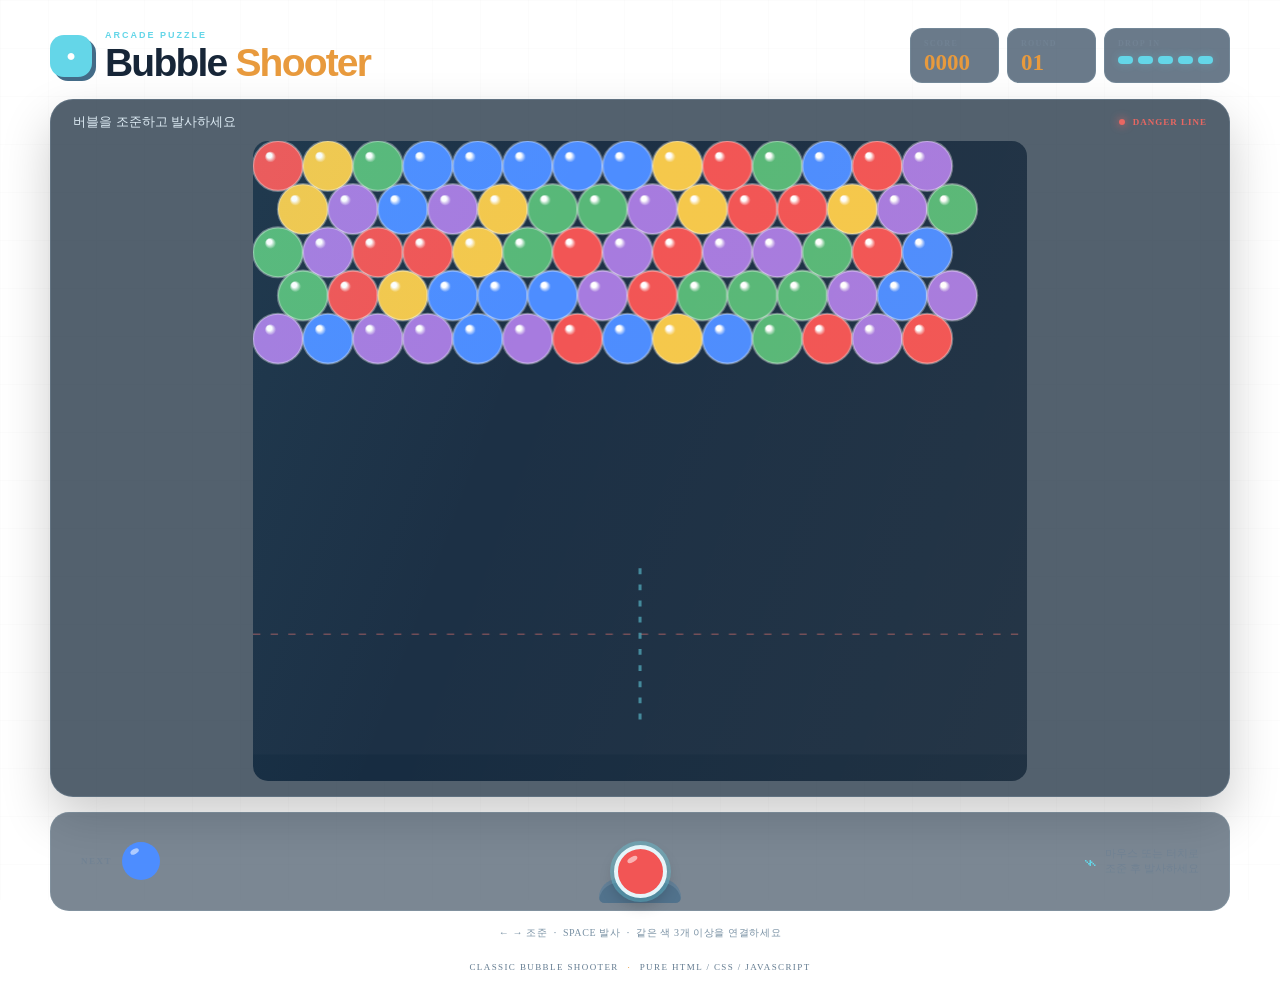
<file: index.html>
<!DOCTYPE html>
<html lang="ko">
<head>
  <meta charset="UTF-8">
  <meta name="viewport" content="width=device-width, initial-scale=1.0">
  <meta name="description" content="같은 색 버블을 3개 이상 연결해 제거하는 클래식 버블 슈터 게임">
  <title>Classic Bubble Shooter</title>
  <link rel="stylesheet" href="style.css">
  <script src="script.js" defer></script>
</head>
<body>
  <main class="game-wrap">
    <header class="topbar">
      <div class="brand"><span class="brand-icon">●</span><div><p class="eyebrow">ARCADE PUZZLE</p><h1>Bubble <em>Shooter</em></h1></div></div>
      <div class="hud">
        <div class="hud-item"><span>SCORE</span><strong id="score">0000</strong></div>
        <div class="hud-item"><span>ROUND</span><strong id="round">01</strong></div>
        <div class="hud-item penalty-item"><span>DROP IN</span><div id="penalties" class="penalties" aria-label="다음 행 추가까지 남은 실패 횟수"></div></div>
      </div>
    </header>

    <section class="game-panel" aria-label="Bubble Shooter 게임">
      <div class="panel-topline"><p id="message" role="status" aria-live="polite">버블을 조준하고 발사하세요</p><div class="danger-label"><span class="danger-dot"></span> DANGER LINE</div></div>
      <div class="canvas-frame"><canvas id="game-canvas" tabindex="0" aria-label="버블 슈터 게임 보드"></canvas><div class="overlay" id="overlay" hidden><p class="overlay-kicker" id="overlay-kicker">GAME OVER</p><h2 id="overlay-title">버블이 너무 내려왔어요</h2><p id="overlay-score"></p><div class="overlay-actions"><button id="primary-action" type="button">다시 시작</button><button id="save-action" class="secondary-button" type="button" hidden>점수 저장</button></div></div></div>
    </section>

    <section class="shooter-bar" aria-label="발사대와 다음 버블">
      <div class="next-bubble"><span>NEXT</span><div id="next-preview" class="preview-bubble"></div></div>
      <div class="shooter-instruction"><span class="guide-icon">⌁</span><span>마우스 또는 터치로<br>조준 후 발사하세요</span></div>
      <div class="shooter-area"><div id="current-preview" class="current-bubble"></div><div class="shooter-base"></div></div>
    </section>
    <p class="keyboard-hint">← → 조준 &nbsp;·&nbsp; SPACE 발사 &nbsp;·&nbsp; 같은 색 3개 이상을 연결하세요</p>
  </main>
  <footer>CLASSIC BUBBLE SHOOTER <span>·</span> PURE HTML / CSS / JAVASCRIPT</footer>
</body>
</html>
</file>
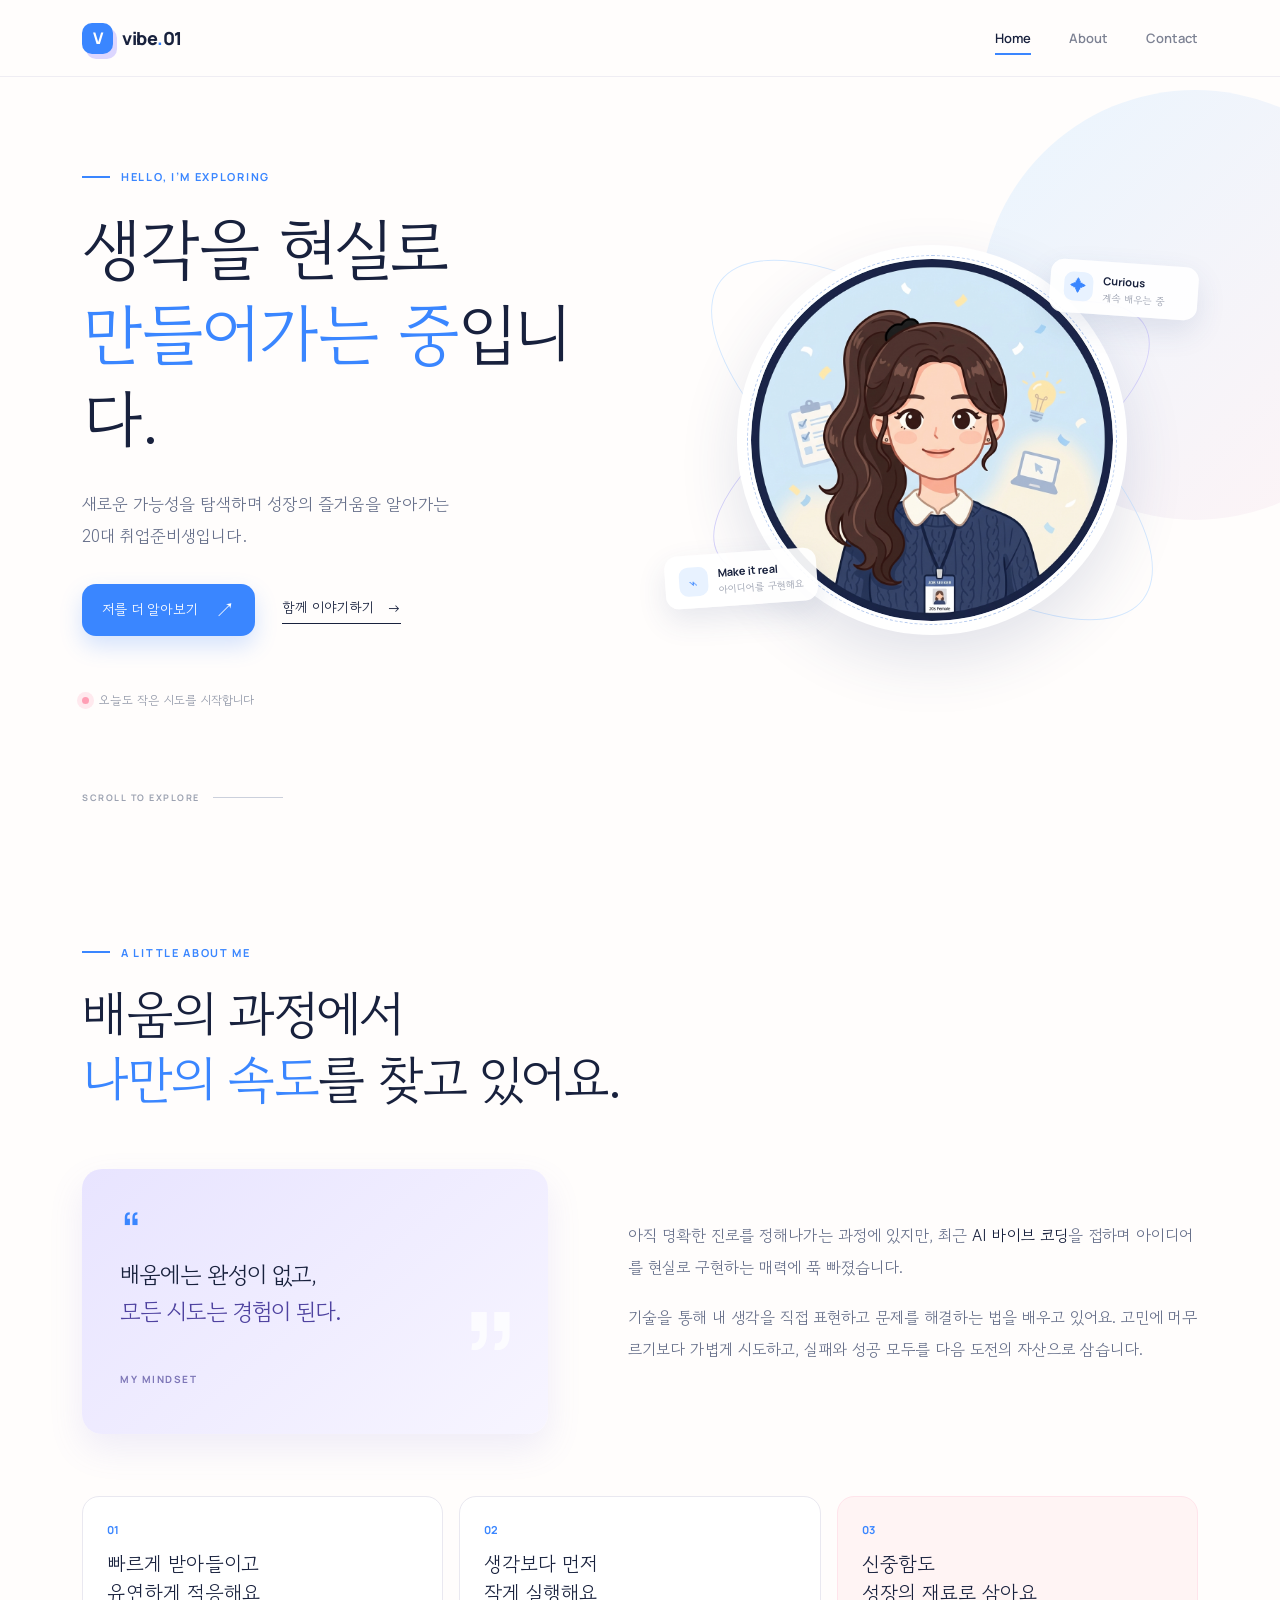
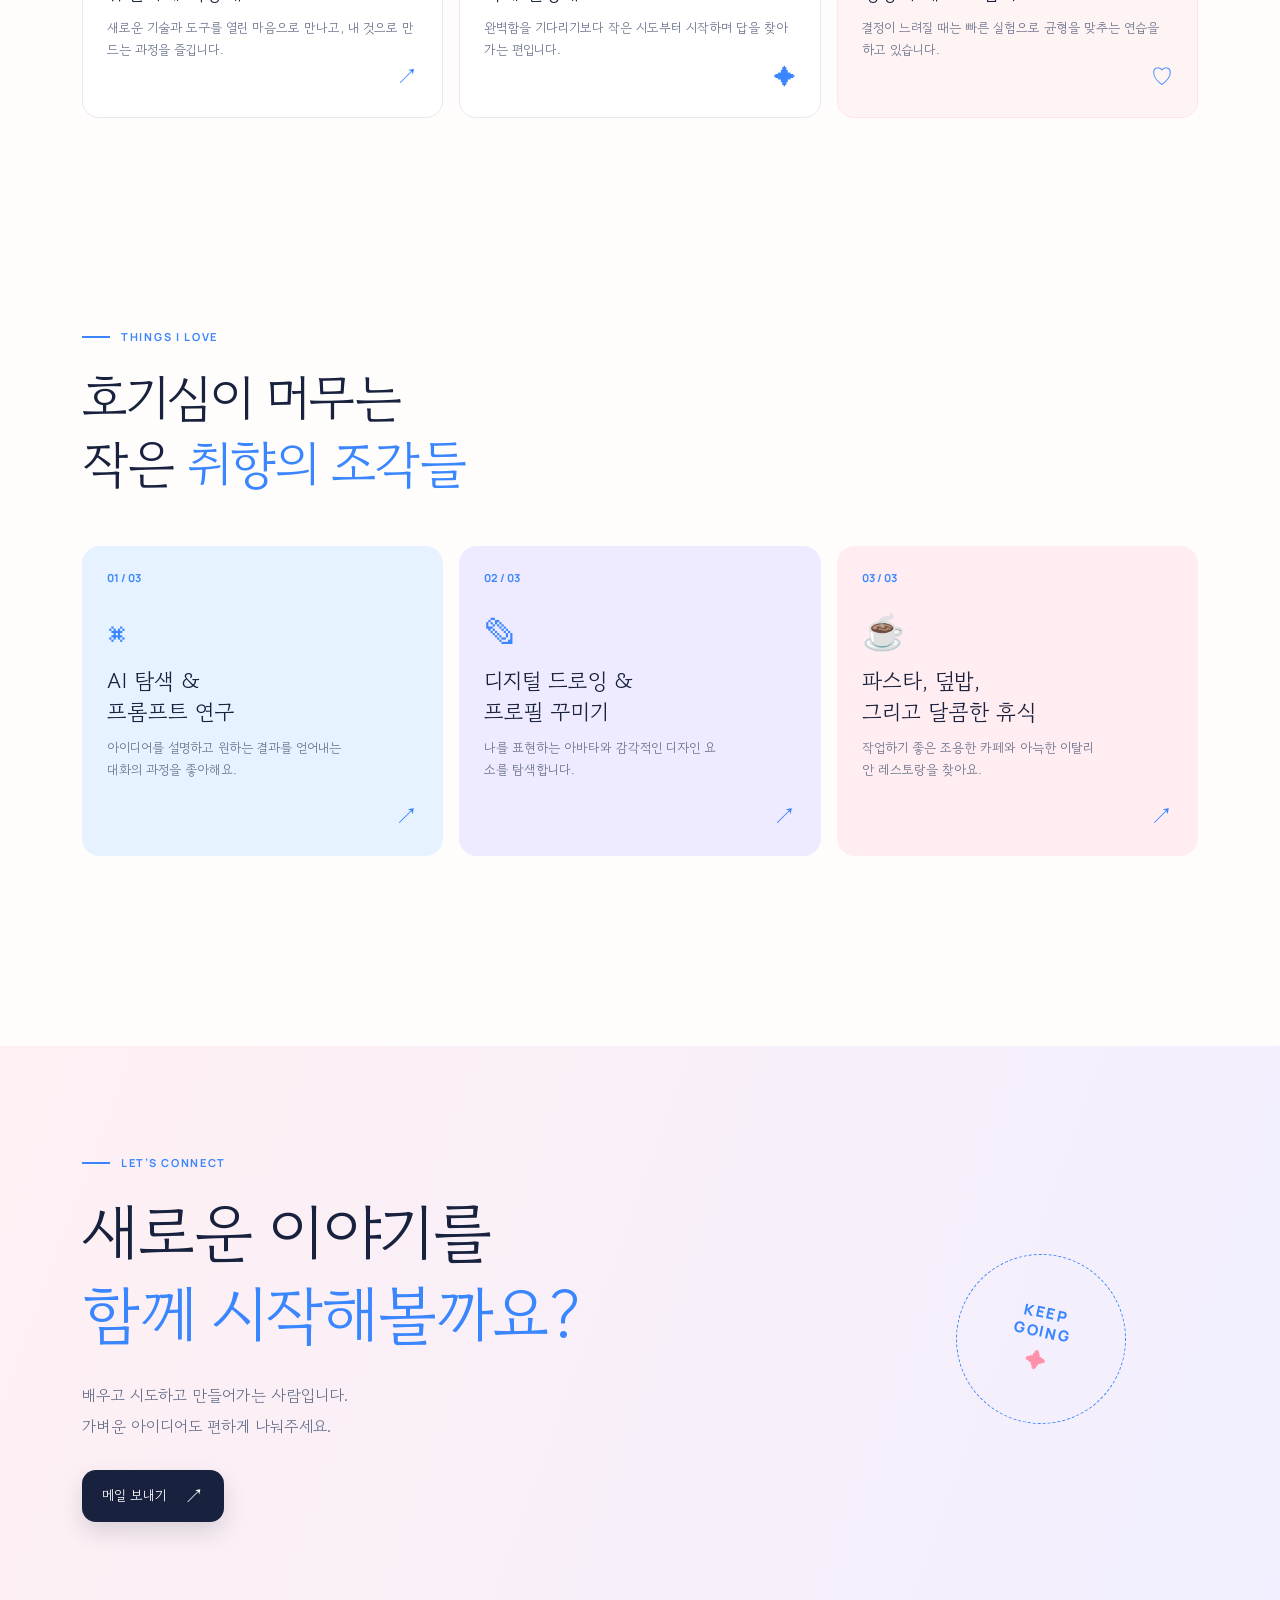
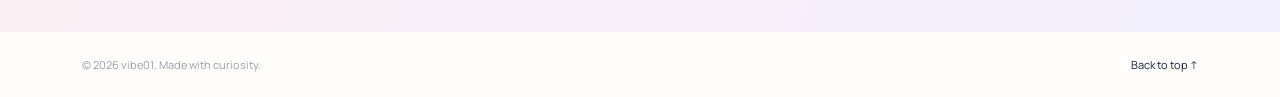
<file: vibe01/index.html>
<!DOCTYPE html>
<html lang="ko">
<head>
  <meta charset="UTF-8">
  <meta name="viewport" content="width=device-width, initial-scale=1.0">
  <meta name="description" content="새로운 가능성을 탐색하며 성장하는 취업준비생의 자기소개 프로필">
  <title>Profile | 새로운 가능성을 탐색하는 사람</title>
  <link rel="preconnect" href="https://fonts.googleapis.com">
  <link rel="preconnect" href="https://fonts.gstatic.com" crossorigin>
  <link href="https://fonts.googleapis.com/css2?family=Gowun+Dodum&family=Manrope:wght@400;500;600;700;800&display=swap" rel="stylesheet">
  <link rel="stylesheet" href="style.css">
  <script src="script.js" defer></script>
</head>
<body>
  <header class="site-header">
    <div class="nav-wrap">
      <a class="brand" href="#home" aria-label="홈으로 이동"><span class="brand-mark">V</span><span>vibe<span class="brand-dot">.</span>01</span></a>
      <button class="menu-toggle" type="button" aria-label="메뉴 열기" aria-expanded="false"><span></span><span></span></button>
      <nav class="site-nav" aria-label="주요 메뉴">
        <a class="nav-link active" href="#home">Home</a>
        <a class="nav-link" href="#about">About</a>
        <a class="nav-link" href="#contact">Contact</a>
      </nav>
    </div>
  </header>

  <main>
    <section class="hero section" id="home">
      <div class="hero-copy reveal">
        <p class="eyebrow"><span class="eyebrow-line"></span>HELLO, I’M EXPLORING</p>
        <h1>생각을 현실로<br><em>만들어가는 중</em>입니다.</h1>
        <p class="hero-description">새로운 가능성을 탐색하며 성장의 즐거움을 알아가는<br class="desktop-break"> 20대 취업준비생입니다.</p>
        <div class="hero-actions">
          <a class="button button-primary" href="#about">저를 더 알아보기 <span aria-hidden="true">↗</span></a>
          <a class="text-link" href="#contact">함께 이야기하기 <span aria-hidden="true">→</span></a>
        </div>
        <div class="hero-note"><span class="note-dot"></span><span>오늘도 작은 시도를 시작합니다</span></div>
      </div>
      <div class="hero-visual reveal reveal-delay">
        <div class="orbit orbit-one"></div><div class="orbit orbit-two"></div>
        <div class="image-frame"><img src="images/profile.png" alt="아이디어와 노트북을 배경으로 한 프로필 일러스트"></div>
        <div class="floating-card card-top"><span class="card-icon">✦</span><span><strong>Curious</strong><small>계속 배우는 중</small></span></div>
        <div class="floating-card card-bottom"><span class="card-icon">⌁</span><span><strong>Make it real</strong><small>아이디어를 구현해요</small></span></div>
      </div>
      <div class="scroll-cue" aria-hidden="true"><span>SCROLL TO EXPLORE</span><span class="scroll-line"></span></div>
    </section>

    <section class="about section" id="about">
      <div class="section-heading reveal"><p class="eyebrow"><span class="eyebrow-line"></span>A LITTLE ABOUT ME</p><h2>배움의 과정에서<br><em>나만의 속도</em>를 찾고 있어요.</h2></div>
      <div class="about-grid">
        <article class="intro-card reveal"><span class="quote-mark">“</span><p>배움에는 완성이 없고,<br><strong>모든 시도는 경험이 된다.</strong></p><span class="card-label">MY MINDSET</span></article>
        <div class="about-text reveal reveal-delay"><p>아직 명확한 진로를 정해나가는 과정에 있지만, 최근 <strong>AI 바이브 코딩</strong>을 접하며 아이디어를 현실로 구현하는 매력에 푹 빠졌습니다.</p><p>기술을 통해 내 생각을 직접 표현하고 문제를 해결하는 법을 배우고 있어요. 고민에 머무르기보다 가볍게 시도하고, 실패와 성공 모두를 다음 도전의 자산으로 삼습니다.</p></div>
      </div>
      <div class="traits-grid">
        <article class="trait-card reveal"><span class="trait-number">01</span><div><h3>빠르게 받아들이고<br>유연하게 적응해요</h3><p>새로운 기술과 도구를 열린 마음으로 만나고, 내 것으로 만드는 과정을 즐깁니다.</p></div><span class="trait-symbol">↗</span></article>
        <article class="trait-card reveal reveal-delay"><span class="trait-number">02</span><div><h3>생각보다 먼저<br>작게 실행해요</h3><p>완벽함을 기다리기보다 작은 시도부터 시작하며 답을 찾아가는 편입니다.</p></div><span class="trait-symbol">✦</span></article>
        <article class="trait-card trait-card-pink reveal reveal-delay-2"><span class="trait-number">03</span><div><h3>신중함도<br>성장의 재료로 삼아요</h3><p>결정이 느려질 때는 빠른 실험으로 균형을 맞추는 연습을 하고 있습니다.</p></div><span class="trait-symbol">♡</span></article>
      </div>
    </section>

    <section class="interests section" id="interests">
      <div class="section-heading reveal"><p class="eyebrow"><span class="eyebrow-line"></span>THINGS I LOVE</p><h2>호기심이 머무는<br>작은 <em>취향의 조각들</em></h2></div>
      <div class="interest-grid">
        <article class="interest-card interest-blue reveal"><span class="interest-index">01 / 03</span><span class="interest-icon">⌘</span><h3>AI 탐색 &<br>프롬프트 연구</h3><p>아이디어를 설명하고 원하는 결과를 얻어내는 대화의 과정을 좋아해요.</p><span class="interest-arrow">↗</span></article>
        <article class="interest-card interest-lilac reveal reveal-delay"><span class="interest-index">02 / 03</span><span class="interest-icon">✎</span><h3>디지털 드로잉 &<br>프로필 꾸미기</h3><p>나를 표현하는 아바타와 감각적인 디자인 요소를 탐색합니다.</p><span class="interest-arrow">↗</span></article>
        <article class="interest-card interest-pink reveal reveal-delay-2"><span class="interest-index">03 / 03</span><span class="interest-icon">☕</span><h3>파스타, 덮밥,<br>그리고 달콤한 휴식</h3><p>작업하기 좋은 조용한 카페와 아늑한 이탈리안 레스토랑을 찾아요.</p><span class="interest-arrow">↗</span></article>
      </div>
    </section>

    <section class="contact section" id="contact">
      <div class="contact-inner reveal"><p class="eyebrow"><span class="eyebrow-line"></span>LET’S CONNECT</p><h2>새로운 이야기를<br><em>함께 시작해볼까요?</em></h2><p>배우고 시도하고 만들어가는 사람입니다.<br>가벼운 아이디어도 편하게 나눠주세요.</p><a class="button button-dark" href="mailto:hello@example.com">메일 보내기 <span aria-hidden="true">↗</span></a></div>
      <div class="contact-stamp" aria-hidden="true">KEEP<br>GOING<span>✦</span></div>
    </section>
  </main>

  <footer class="site-footer"><span>© <span id="year"></span> vibe01. Made with curiosity.</span><a href="#home">Back to top ↑</a></footer>
</body>
</html>
</file>
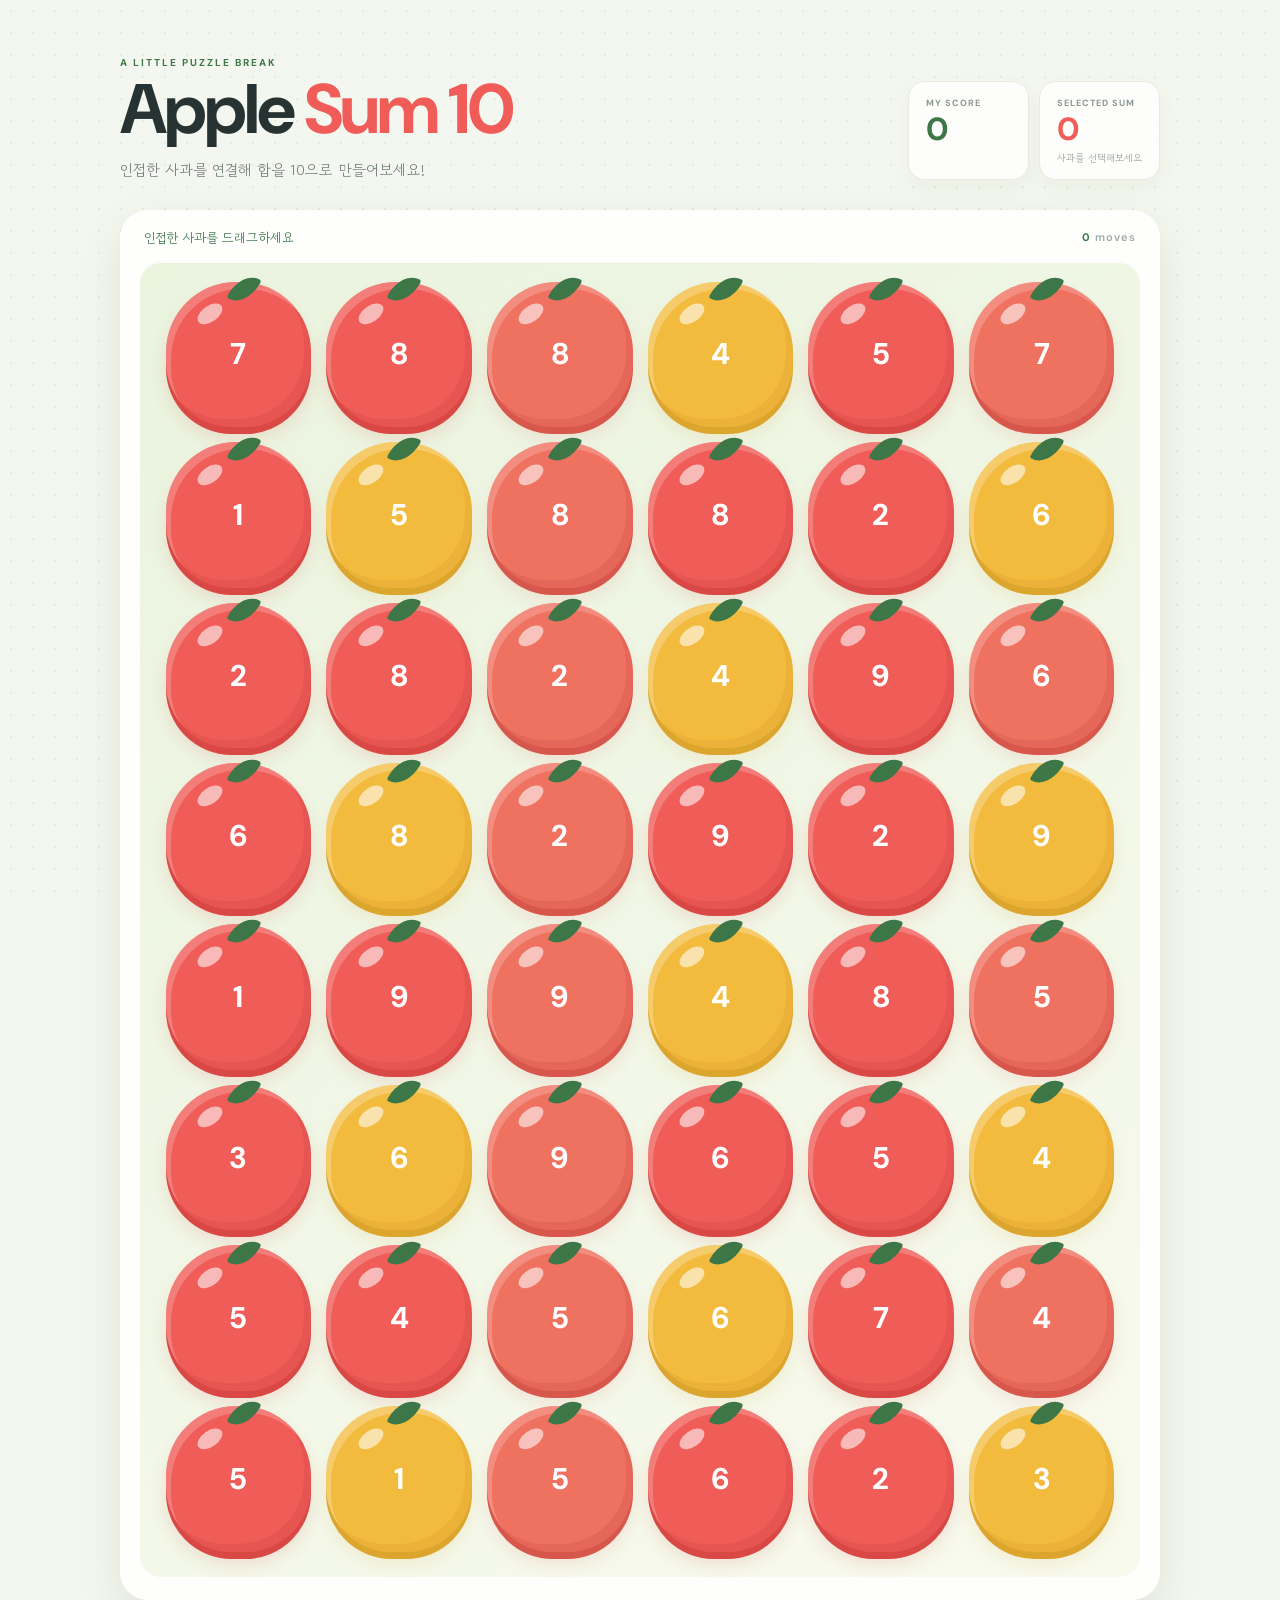
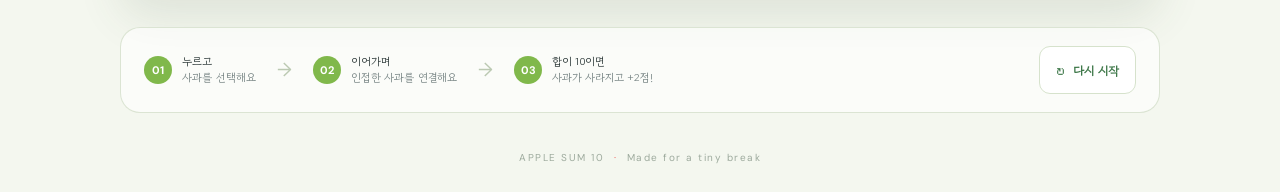
<file: vibe02/index.html>
<!DOCTYPE html>
<html lang="ko">
<head>
  <meta charset="UTF-8">
  <meta name="viewport" content="width=device-width, initial-scale=1.0">
  <meta name="description" content="인접한 사과 숫자를 연결해 합이 10이 되도록 만드는 퍼즐 게임">
  <title>Apple Sum 10</title>
  <link rel="stylesheet" href="style.css">
  <script src="script.js" defer></script>
</head>
<body>
  <main class="game-shell">
    <header class="game-header">
      <div class="title-block">
        <p class="kicker">A LITTLE PUZZLE BREAK</p>
        <h1>Apple <span>Sum 10</span></h1>
        <p class="subtitle">인접한 사과를 연결해 합을 10으로 만들어보세요!</p>
      </div>
      <div class="score-panel" aria-label="게임 점수 정보">
        <div class="score-box"><span>MY SCORE</span><strong id="score">0</strong></div>
        <div class="score-box current-box"><span>SELECTED SUM</span><strong id="selected-sum">0</strong><small id="selection-label">사과를 선택해보세요</small></div>
      </div>
    </header>

    <section class="game-card" aria-label="사과 숫자 퍼즐">
      <div class="game-topline"><span id="status-message" role="status" aria-live="polite">인접한 사과를 드래그하세요</span><span class="board-count"><b id="move-count">0</b> moves</span></div>
      <div id="board" class="board" role="grid" aria-label="8행 6열 사과 게임판"></div>
    </section>

    <section class="instructions" aria-label="게임 방법">
      <div class="instruction"><span class="instruction-number">01</span><p><strong>누르고</strong><br>사과를 선택해요</p></div>
      <div class="instruction-arrow" aria-hidden="true">→</div>
      <div class="instruction"><span class="instruction-number">02</span><p><strong>이어가며</strong><br>인접한 사과를 연결해요</p></div>
      <div class="instruction-arrow" aria-hidden="true">→</div>
      <div class="instruction"><span class="instruction-number">03</span><p><strong>합이 10이면</strong><br>사과가 사라지고 +2점!</p></div>
      <button id="restart-button" class="restart-button" type="button"><span aria-hidden="true">↻</span> 다시 시작</button>
    </section>
  </main>
  <footer>APPLE SUM 10 <span>·</span> Made for a tiny break</footer>
</body>
</html>
</file>
<file: style.css>
:root { --bg: #ffffff; --panel: #22364b; --panel-light: #2b4259; --ink: #172638; --muted: #718293; --cyan: #64d6e8; --orange: #e89a3d; --danger: #e96762; }
* { box-sizing: border-box; } html { overflow-x: clip; } body { min-width: 320px; margin: 0; color: var(--ink); background: #ffffff; font-family: 'Gowun Dodum', sans-serif; } body::after { position: fixed; z-index: -1; inset: 0; content: ''; opacity: .35; background-image: linear-gradient(rgba(23,38,56,.035) 1px, transparent 1px), linear-gradient(90deg, rgba(23,38,56,.035) 1px, transparent 1px); background-size: 48px 48px; }
.game-wrap { width: min(1180px, calc(100% - 56px)); margin: auto; padding: 28px 0 22px; }.topbar { display: flex; align-items: center; justify-content: space-between; gap: 20px; margin-bottom: 16px; }.brand { display: flex; align-items: center; gap: 13px; }.brand-icon { width: 42px; height: 42px; display: grid; place-items: center; border-radius: 14px; color: var(--bg); background: var(--cyan); font-size: 16px; box-shadow: 4px 4px 0 #436b87; }.eyebrow { margin: 0 0 3px; color: var(--cyan); font: 700 9px 'DM Sans', sans-serif; letter-spacing: 2px; }.brand h1 { margin: 0; font: 800 clamp(27px, 4vw, 39px)/1 'DM Sans', sans-serif; letter-spacing: -1.8px; }.brand h1 em { color: var(--orange); font-style: normal; }.hud { display: flex; gap: 8px; }.hud-item { min-width: 89px; padding: 10px 13px 8px; border: 1px solid rgba(163,197,218,.16); border-radius: 12px; background: rgba(43,66,89,.7); }.hud-item span { display: block; color: var(--muted); font: 700 8px 'DM Sans'; letter-spacing: 1.3px; }.hud-item strong { display: block; margin-top: 3px; color: var(--orange); font: 700 23px/1 'DM Sans'; }.penalty-item { min-width: 126px; }.penalties { display: flex; gap: 5px; margin-top: 8px; }.penalty { width: 15px; height: 8px; border-radius: 5px; background: var(--cyan); box-shadow: 0 0 8px rgba(100,214,232,.3); }.penalty.empty { background: #52687a; box-shadow: none; }
.game-panel { padding: 13px 13px 15px; border: 1px solid rgba(165,201,221,.16); border-radius: 23px; background: rgba(26,44,62,.75); box-shadow: 0 22px 50px rgba(0,0,0,.2); }.panel-topline { display: flex; justify-content: space-between; align-items: center; padding: 0 9px 10px; }.panel-topline p { margin: 0; color: #dceaf3; font-size: 13px; }.danger-label { color: var(--danger); font: 700 9px 'DM Sans'; letter-spacing: 1px; }.danger-dot { display: inline-block; width: 6px; height: 6px; margin-right: 4px; border-radius: 50%; background: var(--danger); box-shadow: 0 0 8px var(--danger); }.canvas-frame { position: relative; width: min(100%, calc((100vh - 260px) * 1.208)); aspect-ratio: 527 / 436; margin: 0 auto; overflow: hidden; border-radius: 15px; background: #172c41; }.canvas-frame::before { position: absolute; inset: 0; content: ''; pointer-events: none; background: linear-gradient(110deg, rgba(100,214,232,.06), transparent 35%, rgba(255,189,103,.04)); }.canvas-frame canvas { display: block; width: 100%; height: 100%; outline: none; cursor: crosshair; touch-action: none; }.canvas-frame canvas:focus { box-shadow: inset 0 0 0 2px var(--cyan); }.overlay { position: absolute; inset: 0; display: grid; align-content: center; justify-items: center; padding: 20px; text-align: center; background: rgba(16, 30, 45, .89); backdrop-filter: blur(5px); }.overlay[hidden] { display: none; }.overlay-kicker { margin: 0 0 8px; color: var(--orange); font: 700 11px 'DM Sans'; letter-spacing: 2px; }.overlay h2 { margin: 0; font-size: 27px; font-weight: 400; }.overlay p:not(.overlay-kicker) { margin: 8px 0 18px; color: var(--muted); font-size: 14px; }.overlay-actions { display: flex; gap: 9px; }.overlay button { padding: 11px 19px; border: 0; border-radius: 10px; color: #172638; background: var(--cyan); font: 700 13px 'Gowun Dodum'; cursor: pointer; transition: transform .2s, filter .2s; }.overlay button:hover { transform: translateY(-2px); filter: brightness(1.08); }.overlay button.secondary-button { color: var(--ink); background: #415a70; }
.shooter-bar { position: relative; min-height: 99px; display: flex; align-items: center; justify-content: space-between; margin: 15px auto 0; padding: 10px 30px; border: 1px solid rgba(165,201,221,.14); border-radius: 19px; background: rgba(35,55,75,.6); }.next-bubble { display: flex; align-items: center; gap: 10px; }.next-bubble > span { color: var(--muted); font: 700 9px 'DM Sans'; letter-spacing: 1.5px; }.preview-bubble, .current-bubble { position: relative; border-radius: 50%; }.preview-bubble { width: 38px; height: 38px; }.current-bubble { width: 53px; height: 53px; z-index: 1; border: 4px solid #e5f5fa; box-shadow: 0 0 0 4px rgba(100,214,232,.33), 0 7px 15px rgba(0,0,0,.2); }.preview-bubble::before, .current-bubble::before { position: absolute; top: 18%; left: 21%; width: 24%; height: 12%; content: ''; border-radius: 50%; background: rgba(255,255,255,.55); transform: rotate(-30deg); }.shooter-area { position: absolute; left: 50%; bottom: 12px; display: grid; place-items: center; width: 82px; transform: translateX(-50%); }.shooter-base { position: absolute; bottom: -5px; width: 82px; height: 24px; border-radius: 40px 40px 12px 12px; background: #51728c; box-shadow: inset 0 4px 0 rgba(255,255,255,.1); }.shooter-instruction { display: flex; align-items: center; gap: 8px; color: var(--muted); font-size: 11px; line-height: 1.4; }.guide-icon { color: var(--cyan); font: 24px 'DM Sans'; }.keyboard-hint { margin: 15px 0 0; color: #7890a3; text-align: center; font: 10px 'DM Sans'; letter-spacing: .6px; }footer { padding: 0 0 23px; color: #637b90; text-align: center; font: 9px 'DM Sans'; letter-spacing: 1.4px; }footer span { color: var(--orange); margin: 0 5px; }
@media (max-width: 650px) { .game-wrap { width: calc(100% - 20px); padding-top: 21px; }.topbar { display: block; }.hud { margin-top: 16px; }.hud-item { flex: 1; min-width: 0; }.penalty-item { min-width: 104px; }.panel-topline p { font-size: 11px; }.danger-label { font-size: 8px; }.game-panel { padding: 9px 8px 10px; border-radius: 18px; }.canvas-frame { width: 100%; }.shooter-bar { padding: 10px 14px; }.shooter-instruction { font-size: 9px; }.keyboard-hint { font-size: 9px; }.preview-bubble { width: 32px; height: 32px; }.current-bubble { width: 45px; height: 45px; } }
@media (prefers-reduced-motion: reduce) { *, *::before, *::after { animation-duration: .01ms !important; transition-duration: .01ms !important; } }
</file>
<file: vibe01/style.css>
@import url('https://fonts.googleapis.com/css2?family=Gowun+Dodum&family=Manrope:wght@400;500;600;700;800&display=swap');

:root { --blue: #3A86FF; --ink: #18213d; --muted: #68718b; --lilac: #BDB2FF; --pink: #FFD6E0; --blush: #FFF4F4; --paper: #fffdfc; --line: #e9e8f0; }
* { box-sizing: border-box; }
html { scroll-behavior: smooth; overflow-x: clip; }
body { margin: 0; color: var(--ink); background: var(--paper); font-family: 'Gowun Dodum', sans-serif; font-size: 16px; line-height: 1.7; overflow-x: hidden; }
a { color: inherit; text-decoration: none; }
.site-header { position: fixed; z-index: 10; top: 0; width: 100%; background: rgba(255, 253, 252, .82); border-bottom: 1px solid rgba(232, 231, 239, .7); backdrop-filter: blur(16px); }
.nav-wrap { max-width: 1180px; height: 76px; margin: auto; padding: 0 32px; display: flex; align-items: center; justify-content: space-between; }
.brand { display: flex; gap: 9px; align-items: center; font: 800 18px/1 'Manrope', sans-serif; letter-spacing: -.5px; }
.brand-mark { width: 31px; height: 31px; display: grid; place-items: center; border-radius: 10px; color: #fff; background: var(--blue); font-size: 16px; box-shadow: 4px 5px 0 #dcd6ff; }
.brand-dot { color: var(--blue); }.site-nav { display: flex; gap: 38px; font: 600 13px 'Manrope', sans-serif; }.nav-link { position: relative; padding: 8px 0; color: #7d8293; transition: color .25s ease; }.nav-link::after { position: absolute; content: ''; left: 0; bottom: 0; width: 0; height: 2px; background: var(--blue); transition: width .25s ease; }.nav-link:hover, .nav-link.active { color: var(--ink); }.nav-link.active::after { width: 100%; }
.menu-toggle { display: none; border: 0; background: none; }
.section { max-width: 1180px; margin: auto; padding: 120px 32px; }.hero { min-height: 760px; padding-top: 170px; display: grid; grid-template-columns: 1fr 1fr; align-items: center; gap: 50px; position: relative; }.hero::before { content: ''; position: absolute; z-index: -1; width: 430px; height: 430px; top: 90px; right: -180px; border-radius: 50%; background: linear-gradient(135deg, #e4f3ff, #fff1f3); opacity: .8; }.eyebrow { display: flex; align-items: center; gap: 11px; margin: 0 0 22px; color: var(--blue); font: 700 11px/1.2 'Manrope', sans-serif; letter-spacing: 1.7px; }.eyebrow-line { width: 28px; height: 2px; background: var(--blue); }.hero h1, h2 { margin: 0; font-weight: 400; letter-spacing: -2.5px; line-height: 1.28; }.hero h1 { font-size: clamp(42px, 5.2vw, 72px); }.hero h1 em, h2 em { color: var(--blue); font-style: normal; }.hero-description { margin: 27px 0 32px; color: var(--muted); font-size: 17px; line-height: 1.9; }.hero-actions { display: flex; gap: 27px; align-items: center; }.button { display: inline-flex; align-items: center; gap: 17px; padding: 14px 20px; border-radius: 14px; font-size: 14px; transition: transform .25s ease, box-shadow .25s ease; }.button:hover { transform: translateY(-3px); }.button-primary { color: #fff; background: var(--blue); box-shadow: 0 10px 22px rgba(58, 134, 255, .22); }.button-primary span, .button-dark span { font: 20px/1 'Manrope', sans-serif; }.text-link { font-size: 14px; border-bottom: 1px solid var(--ink); padding-bottom: 3px; }.text-link span { margin-left: 9px; font-family: 'Manrope', sans-serif; }.hero-note { display: flex; align-items: center; gap: 10px; margin-top: 54px; color: #9298a8; font-size: 12px; }.note-dot { width: 7px; height: 7px; border-radius: 50%; background: #ff9fb5; box-shadow: 0 0 0 5px #ffe9ee; }
.hero-visual { min-height: 480px; position: relative; display: grid; place-items: center; }.image-frame { position: relative; z-index: 1; width: min(390px, 70vw); aspect-ratio: 1; padding: 14px; border-radius: 50%; background: #fff; box-shadow: 0 25px 60px rgba(53, 73, 130, .14); }.image-frame::after { content: ''; position: absolute; inset: 10px; border: 1px dashed #b3c9ee; border-radius: 50%; pointer-events: none; }.image-frame img { width: 100%; height: 100%; display: block; border-radius: 50%; object-fit: cover; }.orbit { position: absolute; border: 1px solid #d7d3fb; border-radius: 50%; transform: rotate(-28deg); }.orbit-one { width: 485px; height: 180px; }.orbit-two { width: 530px; height: 210px; border-color: #d4e8ff; transform: rotate(37deg); }.floating-card { position: absolute; z-index: 2; display: flex; align-items: center; gap: 10px; min-width: 148px; padding: 11px 14px; border-radius: 13px; background: rgba(255,255,255,.92); box-shadow: 0 12px 30px rgba(53, 73, 130, .12); }.card-top { top: 63px; right: 0; transform: rotate(4deg); }.card-bottom { bottom: 75px; left: 0; transform: rotate(-4deg); }.card-icon { display: grid; place-items: center; width: 29px; height: 29px; border-radius: 9px; color: var(--blue); background: #e8f2ff; font-family: 'Manrope'; }.floating-card strong, .floating-card small { display: block; line-height: 1.3; }.floating-card strong { font: 700 11px 'Manrope'; }.floating-card small { margin-top: 3px; color: #9298a8; font-size: 10px; }.scroll-cue { position: absolute; bottom: 27px; left: 32px; display: flex; align-items: center; gap: 13px; color: #9ca2b1; font: 700 9px 'Manrope'; letter-spacing: 1.5px; }.scroll-line { width: 70px; height: 1px; background: #cbd0dc; }
.about { padding-top: 115px; }.section-heading h2 { font-size: clamp(34px, 4vw, 53px); }.about-grid { margin-top: 57px; display: grid; grid-template-columns: .9fr 1.1fr; gap: 80px; align-items: center; }.intro-card { min-height: 265px; padding: 34px 38px; position: relative; overflow: hidden; border-radius: 20px; background: linear-gradient(140deg, #e8e4ff, #f7f5ff); box-shadow: 0 15px 35px rgba(126, 113, 211, .12); }.intro-card::after { content: '”'; position: absolute; right: 24px; bottom: -30px; color: rgba(255,255,255,.75); font: 180px/1 'Manrope'; }.quote-mark { color: var(--blue); font: 60px/1 'Manrope'; }.intro-card p { position: relative; z-index: 1; margin: -7px 0 33px; font-size: 23px; line-height: 1.6; letter-spacing: -1px; }.intro-card strong { color: #4f43a0; font-weight: 400; }.card-label { color: #7d76b7; font: 700 10px 'Manrope'; letter-spacing: 1.5px; }.about-text { color: var(--muted); font-size: 16px; line-height: 2; }.about-text p { margin: 0 0 18px; }.about-text strong { color: var(--ink); font-weight: 400; }.traits-grid { margin-top: 62px; display: grid; grid-template-columns: repeat(3, 1fr); gap: 16px; }.trait-card { min-height: 220px; padding: 25px 24px; display: flex; flex-direction: column; justify-content: space-between; border: 1px solid var(--line); border-radius: 17px; background: #fff; transition: transform .25s, box-shadow .25s; }.trait-card:hover, .interest-card:hover { transform: translateY(-6px); box-shadow: 0 18px 35px rgba(53, 73, 130, .11); }.trait-card-pink { background: var(--blush); border-color: #ffe4eb; }.trait-number, .interest-index { color: var(--blue); font: 700 11px 'Manrope'; }.trait-card h3 { margin: 12px 0 10px; font-size: 20px; font-weight: 400; line-height: 1.45; }.trait-card p { margin: 0; color: var(--muted); font-size: 13px; line-height: 1.7; }.trait-symbol { align-self: flex-end; color: var(--blue); font: 22px 'Manrope'; }
.interests { padding-top: 92px; }.interest-grid { margin-top: 50px; display: grid; grid-template-columns: repeat(3, 1fr); gap: 16px; }.interest-card { min-height: 310px; padding: 24px 25px; display: flex; flex-direction: column; border-radius: 18px; transition: transform .25s, box-shadow .25s; }.interest-blue { background: #e6f2ff; }.interest-lilac { background: #eeeaff; }.interest-pink { background: #ffedf1; }.interest-icon { margin-top: 29px; color: var(--blue); font: 35px/1 'Manrope'; }.interest-card h3 { margin: 16px 0 10px; font-size: 22px; font-weight: 400; line-height: 1.4; }.interest-card p { max-width: 240px; margin: 0; color: #68718b; font-size: 13px; line-height: 1.7; }.interest-arrow { margin-top: auto; align-self: flex-end; color: var(--blue); font: 23px 'Manrope'; }
.contact { max-width: 100%; margin-top: 70px; padding: 110px max(32px, calc((100% - 1116px) / 2)); position: relative; overflow: hidden; background: linear-gradient(110deg, #fff0f3 0%, #f1efff 100%); }.contact-inner { position: relative; z-index: 1; }.contact h2 { font-size: clamp(38px, 5vw, 64px); }.contact-inner > p:not(.eyebrow) { margin: 25px 0 29px; color: var(--muted); line-height: 1.9; }.button-dark { color: #fff; background: var(--ink); box-shadow: 0 10px 22px rgba(24, 33, 61, .15); }.contact-stamp { position: absolute; right: 12%; top: 50%; transform: translateY(-50%) rotate(12deg); width: 170px; height: 170px; display: grid; place-content: center; border: 1px dashed var(--blue); border-radius: 50%; color: var(--blue); text-align: center; font: 800 15px/1.25 'Manrope'; letter-spacing: 2px; }.contact-stamp span { margin-top: 8px; color: #ff91aa; font-size: 20px; }.site-footer { max-width: 1180px; margin: auto; padding: 25px 32px; display: flex; justify-content: space-between; color: #9a9eac; font: 11px 'Manrope'; }.site-footer a { color: var(--ink); }
.reveal { opacity: 0; transform: translateY(22px); transition: opacity .7s ease, transform .7s ease; }.reveal.is-visible { opacity: 1; transform: translateY(0); }.reveal-delay { transition-delay: .14s; }.reveal-delay-2 { transition-delay: .25s; }
@media (max-width: 700px) { .nav-wrap { height: 68px; padding: 0 21px; }.menu-toggle { width: 32px; height: 32px; padding: 5px; display: flex; flex-direction: column; justify-content: center; gap: 6px; cursor: pointer; }.menu-toggle span { width: 22px; height: 2px; display: block; background: var(--ink); transition: transform .2s; }.site-nav { position: absolute; top: 67px; left: 0; right: 0; padding: 17px 21px 22px; display: none; flex-direction: column; gap: 4px; background: rgba(255,253,252,.96); border-bottom: 1px solid var(--line); }.site-nav.is-open { display: flex; }.nav-link { padding: 9px 0; }.section { padding: 85px 21px; }.hero { min-height: auto; padding-top: 135px; display: flex; flex-direction: column; align-items: stretch; gap: 30px; }.hero h1 { font-size: 42px; }.desktop-break { display: none; }.hero-description { font-size: 15px; }.hero-visual { min-height: 375px; order: -1; overflow: hidden; }.image-frame { width: min(320px, 80vw); }.orbit-one { width: 380px; height: 140px; }.orbit-two { width: 400px; height: 155px; }.floating-card { transform: scale(.88); }.card-top { top: 27px; right: -5px; }.card-bottom { bottom: 34px; left: -6px; }.scroll-cue { display: none; }.hero-note { margin-top: 37px; }.about-grid, .traits-grid, .interest-grid { grid-template-columns: 1fr; gap: 16px; }.about-grid { margin-top: 38px; gap: 35px; }.intro-card { min-height: 230px; padding: 28px; }.intro-card p { font-size: 21px; }.traits-grid { margin-top: 40px; }.trait-card { min-height: 190px; }.interests { padding-top: 40px; }.interest-grid { margin-top: 35px; }.interest-card { min-height: 270px; }.contact { margin-top: 30px; padding: 83px 21px; }.contact-stamp { right: 8px; top: 65px; width: 125px; height: 125px; font-size: 11px; opacity: .8; }.contact h2 { font-size: 39px; }.site-footer { padding: 22px 21px; font-size: 10px; gap: 20px; }.site-footer span { max-width: 190px; } }

@media (min-width: 701px) and (max-width: 980px) { .hero { grid-template-columns: 1fr; padding-top: 135px; gap: 25px; }.hero-copy { max-width: 650px; }.hero-visual { min-height: 430px; order: -1; }.hero h1 { font-size: 56px; }.about-grid { gap: 35px; } }

@media (prefers-reduced-motion: reduce) { html { scroll-behavior: auto; }.reveal { opacity: 1; transform: none; transition: none; } }
</file>
<file: vibe02/style.css>
@import url('https://fonts.googleapis.com/css2?family=DM+Sans:wght@400;500;600;700&family=Gowun+Dodum&display=swap');

:root { --ink: #273333; --muted: #738080; --green: #80b84b; --green-dark: #3d7748; --red: #f05c57; --cream: #fffaf0; --yellow: #ffd66b; --line: #e9eadf; }
* { box-sizing: border-box; }
html { overflow-x: clip; }
body { margin: 0; min-width: 320px; color: var(--ink); background: #f4f7ef; font-family: 'Gowun Dodum', sans-serif; }
body::before { content: ''; position: fixed; z-index: -1; inset: 0; opacity: .55; background-image: radial-gradient(#d7e4ca 1px, transparent 1px); background-size: 22px 22px; }
.game-shell { width: min(1040px, calc(100% - 42px)); margin: 0 auto; padding: 58px 0 38px; }
.game-header { display: flex; justify-content: space-between; align-items: flex-end; gap: 24px; margin-bottom: 30px; }.kicker { margin: 0 0 9px; color: var(--green-dark); font: 700 10px/1 'DM Sans', sans-serif; letter-spacing: 2px; }.title-block h1 { margin: 0; font: 700 clamp(39px, 6vw, 70px)/.95 'DM Sans', sans-serif; letter-spacing: -3px; }.title-block h1 span { color: var(--red); }.subtitle { margin: 15px 0 0; color: var(--muted); font-size: 15px; }.score-panel { display: flex; gap: 10px; }.score-box { min-width: 121px; padding: 15px 17px 13px; border: 1px solid var(--line); border-radius: 17px; background: rgba(255,255,255,.76); box-shadow: 0 8px 20px rgba(80, 110, 70, .06); }.score-box span { display: block; color: #8a9792; font: 700 9px 'DM Sans', sans-serif; letter-spacing: 1px; }.score-box strong { display: block; margin-top: 4px; color: var(--green-dark); font: 700 32px/1 'DM Sans', sans-serif; }.current-box strong { color: var(--red); }.score-box small { display: block; height: 16px; margin-top: 5px; color: #a0aaa5; font-size: 10px; white-space: nowrap; }
.game-card { padding: 18px 20px 23px; border-radius: 28px; background: rgba(255,255,255,.88); box-shadow: 0 18px 45px rgba(63, 92, 61, .12); }.game-topline { display: flex; justify-content: space-between; align-items: center; padding: 0 4px 14px; color: var(--green-dark); font-size: 13px; }.board-count { color: #a0aaa5; font: 600 11px 'DM Sans', sans-serif; letter-spacing: 1px; }.board-count b { color: var(--green-dark); }.board { display: grid; grid-template-columns: repeat(6, 1fr); gap: clamp(8px, 1.4vw, 15px); padding: 21px clamp(11px, 2vw, 26px) 25px; border-radius: 21px; background: linear-gradient(145deg, #eaf4df, #f8faee); box-shadow: inset 0 2px 0 rgba(255,255,255,.8); touch-action: none; user-select: none; }
.apple { position: relative; width: 100%; aspect-ratio: 1; min-height: 64px; display: grid; place-items: center; border: 0; border-radius: 48% 48% 45% 45%; color: #fff; background: var(--red); font: 700 clamp(18px, 3vw, 30px)/1 'DM Sans', sans-serif; cursor: pointer; box-shadow: inset 5px 7px 0 rgba(255,255,255,.2), inset -7px -8px 0 rgba(160, 39, 39, .13), 0 7px 0 #d94845, 0 12px 17px rgba(213, 78, 70, .16); transition: transform .18s ease, filter .18s ease, box-shadow .18s ease; }.apple::before { content: ''; position: absolute; z-index: 2; top: -6%; left: 46%; width: 15%; height: 22%; border-radius: 90% 10% 90% 10%; background: var(--green-dark); transform: rotate(30deg); }.apple::after { content: ''; position: absolute; top: 17%; left: 21%; width: 19%; height: 11%; border-radius: 50%; background: rgba(255,255,255,.58); transform: rotate(-35deg); }.apple:nth-child(3n) { background: #ef7160; box-shadow: inset 5px 7px 0 rgba(255,255,255,.2), inset -7px -8px 0 rgba(160, 39, 39, .13), 0 7px 0 #d7574c, 0 12px 17px rgba(213, 78, 70, .13); }.apple:nth-child(4n) { background: #f3bb3d; box-shadow: inset 5px 7px 0 rgba(255,255,255,.24), inset -7px -8px 0 rgba(168, 107, 18, .12), 0 7px 0 #dca62e, 0 12px 17px rgba(213, 155, 45, .14); }.apple:hover { filter: brightness(1.05); transform: translateY(-3px) rotate(-2deg); }.apple.selected { z-index: 1; transform: translateY(-5px) scale(1.08); outline: 4px solid #fff; box-shadow: 0 0 0 6px var(--green), inset 5px 7px 0 rgba(255,255,255,.2), 0 12px 17px rgba(61,119,72,.25); }.apple.invalid { animation: shake .28s ease; filter: grayscale(.2); }.apple.removing { animation: pop-away .32s ease forwards; }
.instructions { display: flex; align-items: center; gap: 21px; margin-top: 27px; padding: 18px 23px; border: 1px solid rgba(216, 225, 207, .9); border-radius: 20px; background: rgba(255,255,255,.6); }.instruction { display: flex; align-items: center; gap: 10px; }.instruction-number { display: grid; place-items: center; width: 28px; height: 28px; border-radius: 50%; color: #fff; background: var(--green); font: 700 11px 'DM Sans'; }.instruction p { margin: 0; color: var(--muted); font-size: 11px; line-height: 1.45; white-space: nowrap; }.instruction strong { color: var(--ink); font-weight: 400; }.instruction-arrow { color: #bbc9b2; font: 19px 'DM Sans'; }.restart-button { margin-left: auto; padding: 11px 16px; border: 1px solid #d6e2cc; border-radius: 11px; color: var(--green-dark); background: #fff; font: 600 12px 'Gowun Dodum'; cursor: pointer; transition: background .2s, transform .2s; }.restart-button span { margin-right: 4px; font: 18px 'DM Sans'; }.restart-button:hover { background: #edf6e7; transform: translateY(-2px); }footer { padding: 0 0 28px; color: #9daa9d; text-align: center; font: 10px 'DM Sans'; letter-spacing: 1.5px; }footer span { color: var(--red); margin: 0 5px; }
@keyframes pop-away { to { opacity: 0; transform: scale(.2) rotate(15deg); } }@keyframes shake { 25% { transform: translateX(-5px); }75% { transform: translateX(5px); } }@keyframes drop-in { from { opacity: 0; transform: translateY(-28px); } to { opacity: 1; transform: translateY(0); } }.apple.new-apple { animation: drop-in .35s ease both; }
@media (max-width: 700px) { .game-shell { width: min(100% - 24px, 540px); padding-top: 30px; }.game-header { display: block; }.title-block h1 { font-size: 48px; }.subtitle { margin-top: 12px; font-size: 13px; }.score-panel { margin-top: 20px; }.score-box { flex: 1; min-width: 0; padding: 12px 14px; }.score-box strong { font-size: 27px; }.score-box small { overflow: hidden; text-overflow: ellipsis; }.game-card { padding: 13px 9px 15px; border-radius: 21px; }.game-topline { padding: 0 6px 10px; }.board { gap: 7px; padding: 15px 7px 18px; border-radius: 17px; }.apple { min-height: 0; box-shadow: inset 3px 4px 0 rgba(255,255,255,.2), inset -4px -5px 0 rgba(160,39,39,.13), 0 5px 0 #d94845, 0 8px 11px rgba(213,78,70,.14); }.apple.selected { outline-width: 3px; box-shadow: 0 0 0 4px var(--green), inset 3px 4px 0 rgba(255,255,255,.2), 0 8px 12px rgba(61,119,72,.2); }.instructions { display: grid; grid-template-columns: 1fr 1fr; gap: 13px 8px; margin-top: 18px; padding: 15px; }.instruction-arrow { display: none; }.instruction p { font-size: 10px; }.restart-button { grid-column: 1 / -1; width: 100%; margin: 3px 0 0; } }
@media (prefers-reduced-motion: reduce) { *, *::before, *::after { animation-duration: .01ms !important; transition-duration: .01ms !important; } }
</file>
